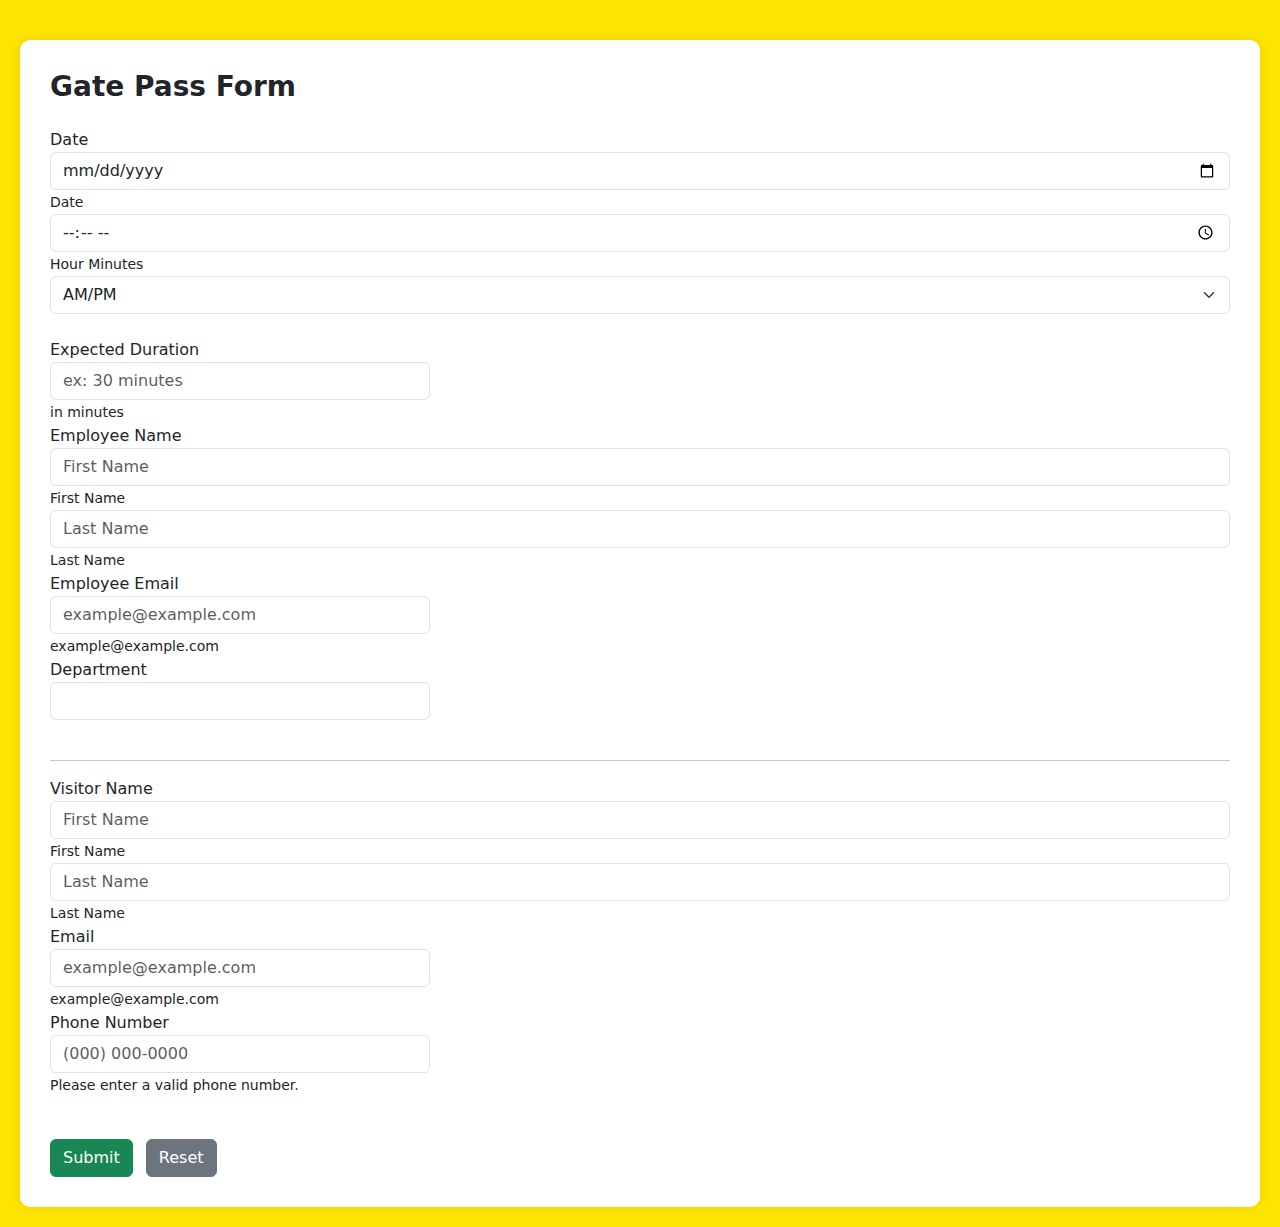
<file: index.html>
<!DOCTYPE html>
<html lang="en">
<head>
  <meta charset="utf-8" />
  <meta name="viewport" content="width=device-width,initial-scale=1" />
  <title>Gate Pass Form</title>
  <link href="https://cdn.jsdelivr.net/npm/bootstrap@5.3.2/dist/css/bootstrap.min.css" rel="stylesheet">
  <link rel="stylesheet" href="demo.css">
  
</head>
<body>

  <div class="form-container">
    <h3 class="fw-bold mb-4">Gate Pass Form</h3>
    <form id="gatePassForm">

      <div class="row-item">
        <label for="date">Date</label>
        <div class="input-group-flex">
          <div class="control-with-hint">
            <input type="date" id="date" class="form-control" />
            <small>Date</small>
          </div>
          <div class="control-with-hint">
            <input type="time" id="time" class="form-control time-control" />
            <small>Hour Minutes</small>
          </div>
          <div class="control-with-hint">
            <select id="ampm" class="form-select time-control">
              <option value="">AM/PM</option>
              <option>AM</option>
              <option>PM</option>
            </select>
            <small>&nbsp;</small>
          </div>
        </div>
      </div>

      <div class="row-item">
        <label for="duration">Expected Duration</label>
        <div class="input-group-flex">
          <div class="control-with-hint" style="max-width:380px;">
            <input type="text" id="duration" class="form-control" placeholder="ex: 30 minutes" />
            <small>in minutes</small>
          </div>
        </div>
      </div>

      <div class="row-item">
        <label for="empFirst">Employee Name</label>
        <div class="input-group-flex">
          <div class="control-with-hint">
            <input type="text" id="empFirst" class="form-control" placeholder="First Name" />
            <small>First Name</small>
          </div>
          <div class="control-with-hint">
            <input type="text" id="empLast" class="form-control" placeholder="Last Name" />
            <small>Last Name</small>
          </div>
        </div>
      </div>

      <div class="row-item">
        <label for="empEmail">Employee Email</label>
        <div class="input-group-flex">
          <div class="control-with-hint" style="max-width:380px;">
            <input type="email" id="empEmail" class="form-control" placeholder="example@example.com" />
            <small>example@example.com</small>
          </div>
        </div>
      </div>

      <div class="row-item">
        <label for="department">Department</label>
        <div class="input-group-flex">
          <div class="control-with-hint" style="max-width:380px;">
            <input type="text" id="department" class="form-control" />
            <small>&nbsp;</small>
          </div>
        </div>
      </div>

      <hr>

      <div class="row-item">
        <label for="visitorFirst">Visitor Name</label>
        <div class="input-group-flex">
          <div class="control-with-hint">
            <input type="text" id="visitorFirst" class="form-control" placeholder="First Name" />
            <small>First Name</small>
          </div>
          <div class="control-with-hint">
            <input type="text" id="visitorLast" class="form-control" placeholder="Last Name" />
            <small>Last Name</small>
          </div>
        </div>
      </div>

      <div class="row-item">
        <label for="visitorEmail">Email</label>
        <div class="input-group-flex">
          <div class="control-with-hint" style="max-width:380px;">
            <input type="email" id="visitorEmail" class="form-control" placeholder="example@example.com" />
            <small>example@example.com</small>
          </div>
        </div>
      </div>

      <div class="row-item">
        <label for="phone">Phone Number</label>
        <div class="input-group-flex">
          <div class="control-with-hint" style="max-width:380px;">
            <input type="tel" id="phone" class="form-control" placeholder="(000) 000-0000" />
            <small>Please enter a valid phone number.</small>
          </div>
        </div>
      </div>

      <div class="row-item" style="margin-top:18px;">
        <label>&nbsp;</label>
        <div>
          <button type="submit" class="btn btn-success me-2">Submit</button>
          <button type="reset" class="btn btn-secondary">Reset</button>
        </div>
      </div>

      <p id="successMsg" class="text-success mt-3" style="display:none;">Form submitted successfully!</p>
    </form>
  </div>

  <script>
    let form = document.getElementById("gatePassForm");
    form.addEventListener("submit", function(e) {
      e.preventDefault();
      let date = document.getElementById("date").value.trim();
      let time = document.getElementById("time").value.trim();
      let ampm = document.getElementById("ampm").value.trim();
      let duration = document.getElementById("duration").value.trim();
      let empFirst = document.getElementById("empFirst").value.trim();
      let empEmail = document.getElementById("empEmail").value.trim();
      let dept = document.getElementById("department").value.trim();
      let visitorFirst = document.getElementById("visitorFirst").value.trim();
      let visitorEmail = document.getElementById("visitorEmail").value.trim();
      let phone = document.getElementById("phone").value.trim();
      if (!date || !time || !ampm || !duration || !empFirst || !empEmail || !dept || !visitorFirst || !visitorEmail || !phone) {
        alert("Please fill all required fields.");
      } else {
        document.getElementById("successMsg").style.display = "block";
        console.log("Gate Pass Form Submitted", { date, time, ampm, duration, empFirst, empEmail, dept, visitorFirst, visitorEmail, phone });
      }
    });
  </script>

</body>
</html>
</file>
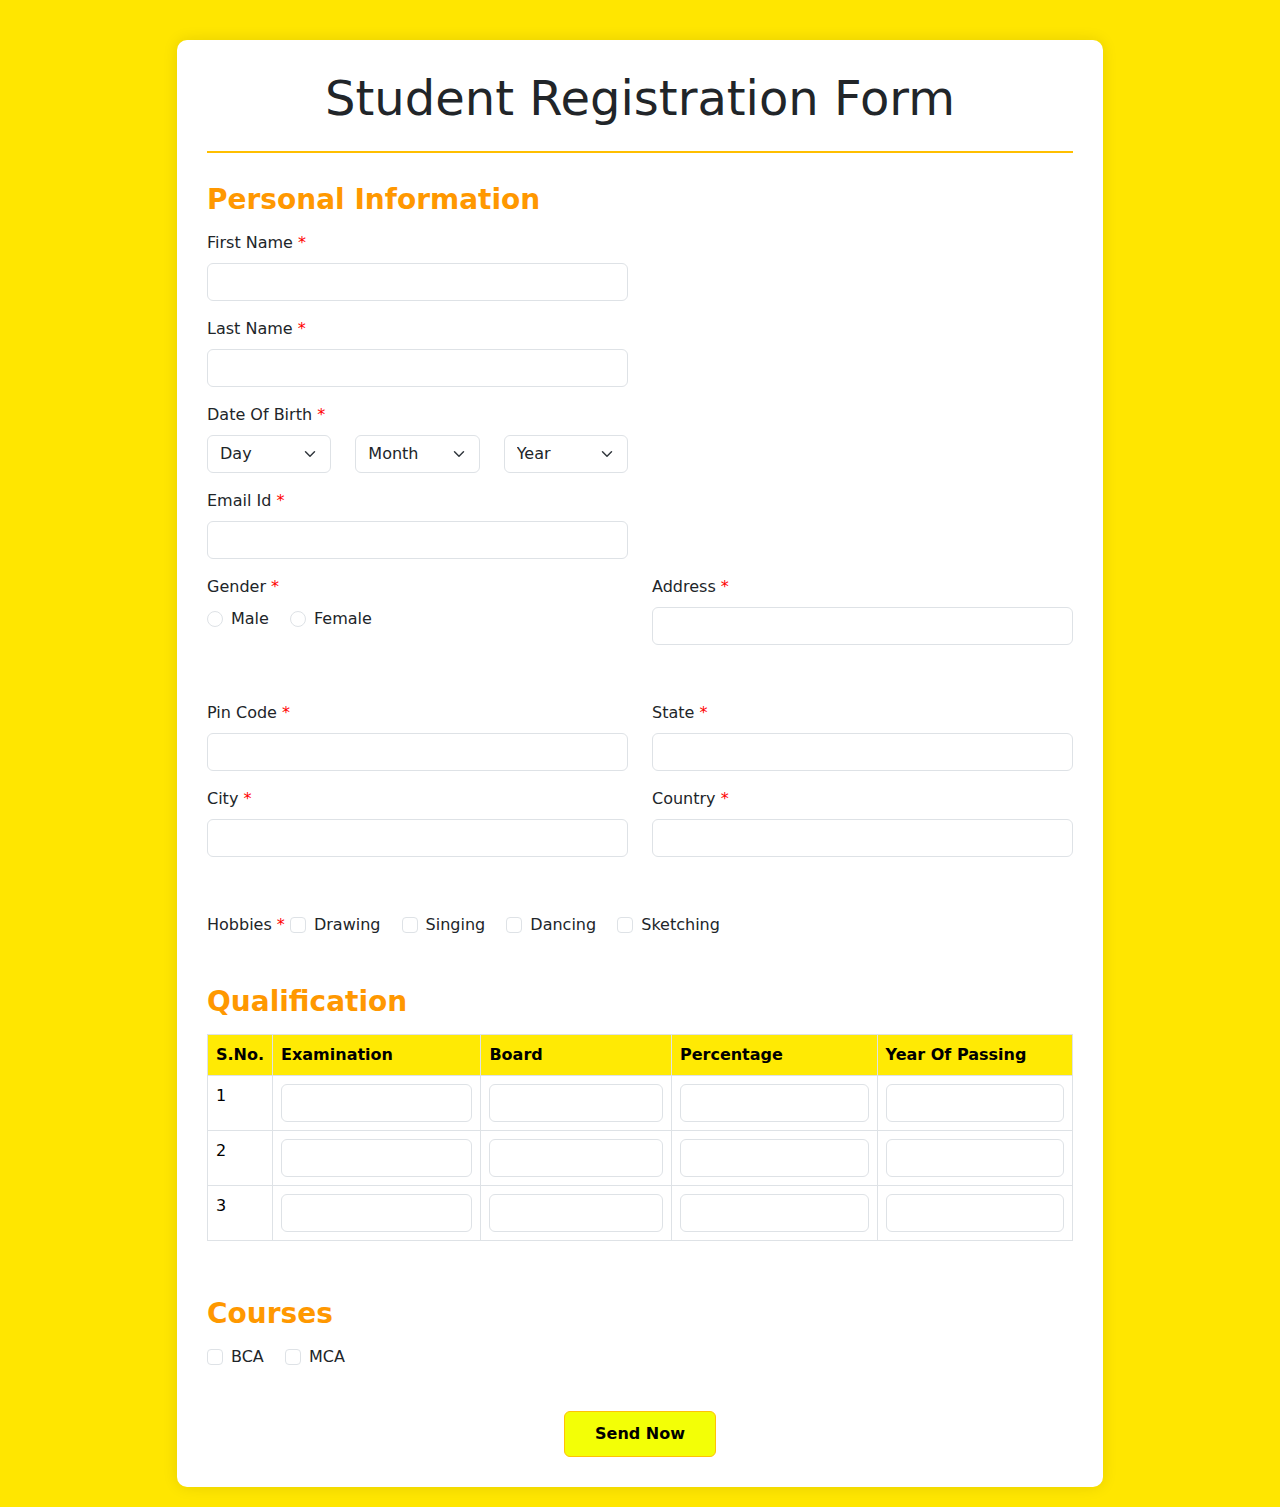
<file: demo.html>
<!DOCTYPE html>
<html lang="en">
<head>
    <meta charset="UTF-8">
    <meta name="viewport" content="width=device-width, initial-scale=1.0">
    <title>Student Registration Form</title>
    <!-- Bootstrap CSS -->
    <link href="https://cdn.jsdelivr.net/npm/bootstrap@5.3.0-alpha1/dist/css/bootstrap.min.css" rel="stylesheet">
    <link rel="stylesheet" href="demo.css">
    
</head>
<body>
    <div class="container">
        <div class="row justify-content-center">
            <div class="col-lg-10">
                <div class="form-container">
                    <div class="form-header">
                        <h1 class="display-5">Student Registration Form</h1>
                    </div>
                    
                    <form id="studentForm">
                        
                        <div class="form-section">
                            <h3 class="section-title">Personal Information</h3>
                            <div class="row">
                                <div class="col-md-6 mb-3">
                                    <label for="firstName" class="form-label required">First Name</label>
                                    <input type="text" class="form-control" id="firstName" required>
                                </div>
                            </div>
                             <div class="row">
                                <div class="col-md-6 mb-3">
                                    <label for="lastName" class="form-label required">Last Name</label>
                                    <input type="text" class="form-control" id="lastName" required>
                                </div>
                            </div>
                            
                            <div class="row">
                                <div class="col-md-6 mb-3">
                                    <label class="form-label required">Date Of Birth</label>
                                    <div class="row">
                                        <div class="col-4">
                                            <select class="form-select" id="day" required>
                                                <option value="">Day</option>
                                              
                                            </select>
                                        </div>
                                        <div class="col-4">
                                            <select class="form-select" id="month" required>
                                                <option value="">Month</option>
                                             
                                            </select>
                                        </div>
                                        <div class="col-4">
                                            <select class="form-select" id="year" required>
                                                <option value="">Year</option>
                                              
                                            </select>
                                        </div>
                                    </div>
                                </div>
                                
                            </div>
                            <div class="row"><div class="col-md-6 mb-3">
                                    <label for="email" class="form-label required">Email Id</label>
                                    <input type="email" class="form-control" id="email" required>
                                </div>  
                            </div>
                            <div class="row">
                                <div class="col-md-6 mb-3">
                                    <label class="form-label required">Gender</label>
                                    <div>
                                        <div class="form-check form-check-inline">
                                            <input class="form-check-input" type="radio" name="gender" id="male" value="male" required>
                                            <label class="form-check-label" for="male">Male</label>
                                        </div>
                                        <div class="form-check form-check-inline">
                                            <input class="form-check-input" type="radio" name="gender" id="female" value="female">
                                            <label class="form-check-label" for="female">Female</label>
                                        </div>
                                    </div>
                                </div>
                                <div class="col-md-6 mb-3">
                                    <label for="address" class="form-label required">Address</label>
                                    <input type="text" class="form-control" id="address" required>
                                </div>
                            </div>
                        </div>
                        
                       
                        <div class="form-section">
                            <div class="row">
                                <div class="col-md-6 mb-3">
                                    <label for="pincode" class="form-label required">Pin Code</label>
                                    <input type="text" class="form-control" id="pincode" required>
                                </div>
                                <div class="col-md-6 mb-3">
                                    <label for="state" class="form-label required">State</label>
                                    <input type="text" class="form-control" id="state" required>
                                </div>
                            </div>
                            
                            <div class="row">
                                <div class="col-md-6 mb-3">
                                    <label for="city" class="form-label required">City</label>
                                    <input type="text" class="form-control" id="city" required>
                                </div>
                                <div class="col-md-6 mb-3">
                                    <label for="country" class="form-label required">Country</label>
                                    <input type="text" class="form-control" id="country" required>
                                </div>
                            </div>
                        </div>
                        
                        
                        <div class="form-section">
                            <div class="row">
                                <div class="col-md-12">
                                     <label for="Hobbies" class="form-label required">Hobbies</label>
                                    <div class="form-check form-check-inline">
                                        <input class="form-check-input" type="checkbox" id="drawing" value="drawing">
                                        <label class="form-check-label" for="drawing">Drawing</label>
                                    </div>
                                    <div class="form-check form-check-inline">
                                        <input class="form-check-input" type="checkbox" id="singing" value="singing">
                                        <label class="form-check-label" for="singing">Singing</label>
                                    </div>
                                    <div class="form-check form-check-inline">
                                        <input class="form-check-input" type="checkbox" id="dancing" value="dancing">
                                        <label class="form-check-label" for="dancing">Dancing</label>
                                    </div>
                                    <div class="form-check form-check-inline">
                                        <input class="form-check-input" type="checkbox" id="sketching" value="sketching">
                                        <label class="form-check-label" for="sketching">Sketching</label>
                                    </div>
                                </div>
                            </div>
                        </div>
                        
                        
                        <div class="form-section">
                            <h3 class="section-title">Qualification</h3>
                            <div class="table-responsive">
                                <table class="table table-bordered">
                                    <thead>
                                        <tr>
                                            <th>S.No.</th>
                                            <th>Examination</th>
                                            <th>Board</th>
                                            <th>Percentage</th>
                                            <th>Year Of Passing</th>
                                        </tr>
                                    </thead>
                                    <tbody>
                                        <tr>
                                            <td>1</td>
                                            <td><input type="text" class="form-control" name="exam1" required></td>
                                            <td><input type="text" class="form-control" name="board1" required></td>
                                            <td><input type="text" class="form-control" name="percentage1" required></td>
                                            <td><input type="text" class="form-control" name="year1" required></td>
                                        </tr>
                                        <tr>
                                            <td>2</td>
                                            <td><input type="text" class="form-control" name="exam2" required></td>
                                            <td><input type="text" class="form-control" name="board2" required></td>
                                            <td><input type="text" class="form-control" name="percentage2" required></td>
                                            <td><input type="text" class="form-control" name="year2" required></td>
                                        </tr>
                                        <tr>
                                            <td>3</td>
                                            <td><input type="text" class="form-control" name="exam3" required></td>
                                            <td><input type="text" class="form-control" name="board3" required></td>
                                            <td><input type="text" class="form-control" name="percentage3" required></td>
                                            <td><input type="text" class="form-control" name="year3" required></td>
                                        </tr>
                                    </tbody>
                                </table>
                            </div>
                        </div>
                        
                        
                        <div class="form-section">
                            <h3 class="section-title">Courses</h3>
                            <div class="row">
                                <div class="col-md-12">
                                    <div class="form-check form-check-inline">
                                        <input class="form-check-input" type="checkbox" id="bca" value="bca">
                                        <label class="form-check-label" for="bca">BCA</label>
                                    </div>
                                    <div class="form-check form-check-inline">
                                        <input class="form-check-input" type="checkbox" id="mca" value="mca">
                                        <label class="form-check-label" for="mca">MCA</label>
                                    </div>
                                </div>
                            </div>
                        </div>
                        
                        
                        <div class="text-center mt-4">
                            <button type="submit" class="btn submit-btn">Send Now</button>
                        </div>
                    </form>
                </div>
            </div>
        </div>
    </div>

    
    <script src="https://cdn.jsdelivr.net/npm/@popperjs/core@2.11.6/dist/umd/popper.min.js"></script>
    <script src="https://cdn.jsdelivr.net/npm/bootstrap@5.3.0-alpha1/dist/js/bootstrap.min.js"></script>
    
    
</body>
</html>
</file>
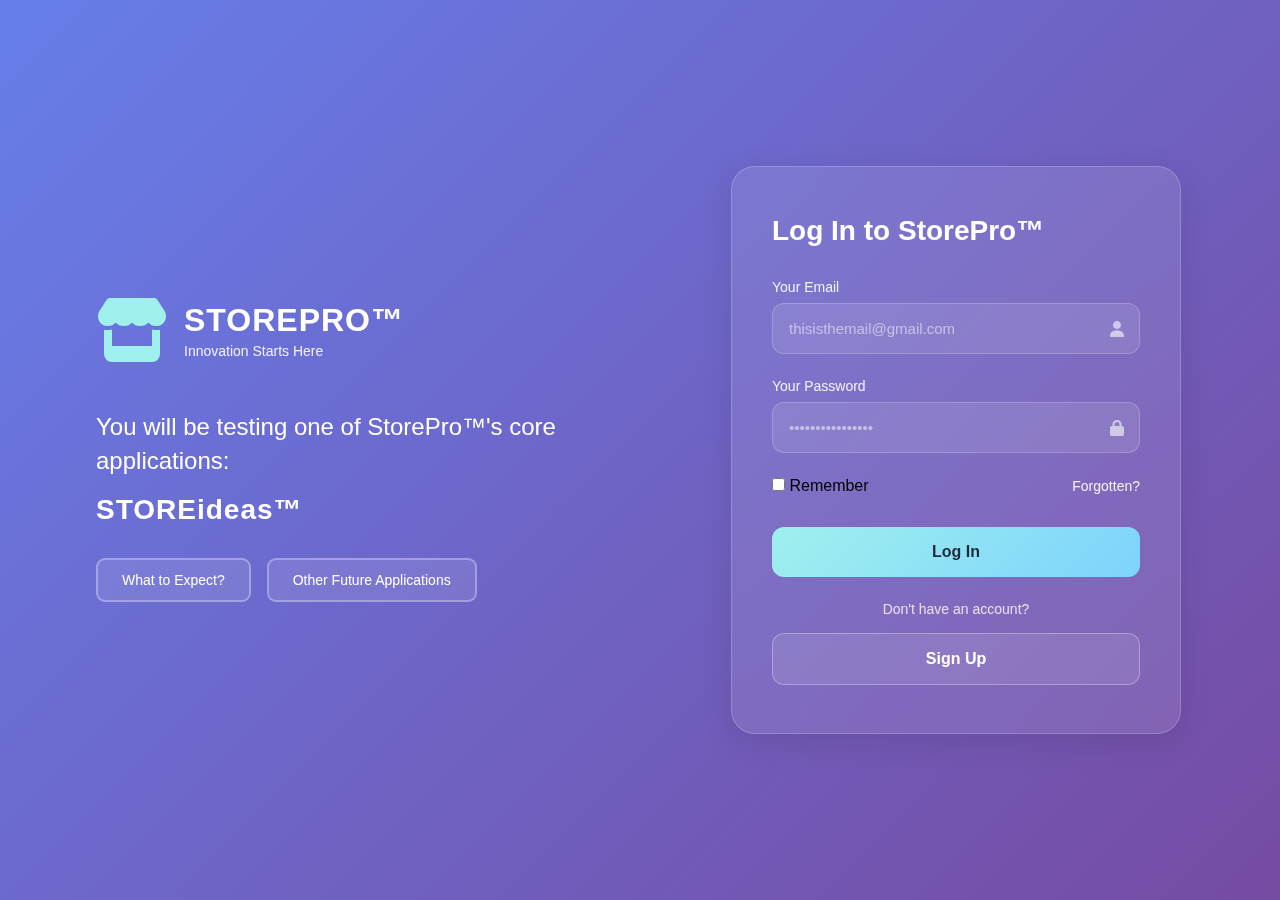
<file: login.html>
<!DOCTYPE html>
<html lang="en">
<head>
    <meta charset="UTF-8">
    <meta name="viewport" content="width=device-width, initial-scale=1.0">
    <title>Log In to StorePro™</title>
    <link rel="stylesheet" href="login.css">
    <link rel="stylesheet" href="https://cdnjs.cloudflare.com/ajax/libs/font-awesome/6.0.0-beta3/css/all.min.css">
</head>
<body>
    <!-- Background Shapes -->
    <div class="background-shapes">
        <div class="shape shape-1"></div>
        <div class="shape shape-2"></div>
        <div class="shape shape-3"></div>
    </div>

    <!-- Main Container -->
    <div class="container">
        <!-- Left Section -->
        <div class="left-section">
            <div class="logo">
                <i class="fas fa-store"></i>
                <div class="logo-text">
                    <h1>STOREPRO™</h1>
                    <p>Innovation Starts Here</p>
                </div>
            </div>

            <div class="info-text">
                <h2>You will be testing one of StorePro™'s core applications:</h2>
                <h3>STOREideas™</h3>
            </div>

            <div class="action-buttons">
                <button class="btn-outline">What to Expect?</button>
                <button class="btn-outline">Other Future Applications</button>
            </div>
        </div>

        <!-- Right Section - Login Form -->
        <div class="right-section">
            <div class="login-card">
                <h2 class="login-title">Log In to StorePro™</h2>

                <form id="loginForm">
                    <div class="form-group">
                        <label for="email">Your Email</label>
                        <div class="input-wrapper">
                            <input type="email" id="email" placeholder="thisisthemail@gmail.com" required>
                            <i class="fas fa-user input-icon"></i>
                        </div>
                    </div>

                    <div class="form-group">
                        <label for="password">Your Password</label>
                        <div class="input-wrapper">
                            <input type="password" id="password" placeholder="••••••••••••••••" required>
                            <i class="fas fa-lock input-icon"></i>
                        </div>
                    </div>

                    <div class="form-options">
                        <div class="remember-me">
                            <input type="checkbox" id="remember">
                            <label for="remember">Remember</label>
                        </div>
                        <a href="#" class="forgot-link">Forgotten?</a>
                    </div>

                   <a href="./index.html" class="forgot-link"><button type="submit" class="btn-login">Log In</button></a>

                    <div class="signup-section">
                        <p>Don't have an account?</p>
                        <button type="button" class="btn-signup">Sign Up</button>
                    </div>
                </form>
            </div>
        </div>
    </div>

</body>
</html>
</file>
<file: demo.css>
body {
            background-color: #ffe600; /* Light yellow background */
            padding: 20px;
        }
        .form-container {
            background-color: white;
            border-radius: 10px;
            box-shadow: 0 0 15px rgba(0, 0, 0, 0.1);
            padding: 30px;
            margin-top: 20px;
        }
        .form-header {
            text-align: center;
            margin-bottom: 30px;
            border-bottom: 2px solid #ffbf00;
            padding-bottom: 15px;
        }
        .form-section {
            margin-bottom: 25px;
            padding-bottom: 15px;
          
        }
        .section-title {
            color: #ff9800;
            margin-bottom: 15px;
            font-weight: bold;
        }
        .required:after {
            content: " *";
            color: red;
        }
        .table th {
            background-color: #ffea04;
        }
        .submit-btn {
            background-color: #f3ff06;
            border-color: #ffc107;
            color: #000;
            font-weight: bold;
            padding: 10px 30px;
        }
        .submit-btn:hover {
            background-color: #e5ff00;
            border-color: #fffb00;
        }
</file>
<file: login.css>
/* Reset and Base Styles */
* {
    margin: 0;
    padding: 0;
    box-sizing: border-box;
}

body {
    font-family: 'Segoe UI', Tahoma, Geneva, Verdana, sans-serif;
    background: linear-gradient(135deg, #667eea 0%, #764ba2 100%);
    min-height: 100vh;
    display: flex;
    align-items: center;
    justify-content: center;
    overflow: hidden;
    position: relative;
}

/* Background Shapes */
.background-shapes {
    position: fixed;
    top: 0;
    left: 0;
    width: 100%;
    height: 100%;
    z-index: 0;
    overflow: hidden;
}

/* .shape {
    position: absolute;
    border-radius: 50%;
    filter: blur(60px);
    opacity: 0.6;
    animation: float 20s infinite ease-in-out;
}

.shape-1 {
    width: 400px;
    height: 400px;
    background: linear-gradient(135deg, #667eea 0%, #764ba2 100%);
    top: -100px;
    left: -100px;
    animation-delay: 0s;
}

.shape-2 {
    width: 500px;
    height: 500px;
    background: linear-gradient(135deg, #4facfe 0%, #00f2fe 100%);
    top: 50%;
    left: -150px;
    transform: translateY(-50%);
    animation-delay: 5s;
}

.shape-3 {
    width: 350px;
    height: 350px;
    background: linear-gradient(135deg, #43e97b 0%, #38f9d7 100%);
    bottom: -100px;
    left: -100px;
    animation-delay: 10s;
} */

@keyframes float {
    0%, 100% {
        transform: translate(0, 0) scale(1);
    }
    33% {
        transform: translate(50px, -50px) scale(1.1);
    }
    66% {
        transform: translate(-30px, 30px) scale(0.9);
    }
}

/* Main Container */
.container {
    display: flex;
    width: 90%;
    max-width: 1200px;
    height: 600px;
    position: relative;
    z-index: 1;
    gap: 48px;
}

/* Left Section */
.left-section {
    flex: 1;
    display: flex;
    flex-direction: column;
    justify-content: center;
    color: white;
    padding: 32px;
}

.logo {
    display: flex;
    align-items: center;
    gap: 16px;
    margin-bottom: 48px;
}

.logo i {
    font-size: 64px;
    color: #a0f0ed;
}

.logo-text h1 {
    font-size: 32px;
    font-weight: 700;
    letter-spacing: 1px;
    margin-bottom: 4px;
}

.logo-text p {
    font-size: 14px;
    opacity: 0.9;
    font-weight: 300;
}

.info-text {
    margin-bottom: 32px;
}

.info-text h2 {
    font-size: 24px;
    font-weight: 400;
    line-height: 1.4;
    margin-bottom: 16px;
}

.info-text h3 {
    font-size: 28px;
    font-weight: 700;
    letter-spacing: 1px;
}

.action-buttons {
    display: flex;
    gap: 16px;
    flex-wrap: wrap;
}

.btn-outline {
    padding: 12px 24px;
    border: 2px solid rgba(255, 255, 255, 0.3);
    background: rgba(255, 255, 255, 0.1);
    backdrop-filter: blur(10px);
    color: white;
    border-radius: 9px;
    font-size: 14px;
    cursor: pointer;
    transition: all 0.3s ease;
}

.btn-outline:hover {
    background: rgba(255, 255, 255, 0.2);
    border-color: rgba(255, 255, 255, 0.5);
    transform: translateY(-2px);
}

/* Right Section - Login section */
.right-section {
    flex: 1;
    display: flex;
    align-items: center;
    justify-content: center;
}

.login-card {
    background: rgba(255, 255, 255, 0.1);
    backdrop-filter: blur(20px);
    border: 1px solid rgba(255, 255, 255, 0.2);
    border-radius: 24px;
    padding: 48px 40px;
    width: 100%;
    max-width: 450px;
    box-shadow: 0 8px 32px rgba(0, 0, 0, 0.1);
}

.login-title {
    color: white;
    font-size: 28px;
    font-weight: 600;
    margin-bottom: 32px;
    text-align: left;
}

/* Form Styles */
.form-group {
    margin-bottom: 24px;
}

.form-group label {
    display: block;
    color: rgba(255, 255, 255, 0.9);
    font-size: 14px;
    margin-bottom: 8px;
    font-weight: 500;
}

.input-wrapper {
    position: relative;
}

.input-wrapper input {
    width: 100%;
    padding: 16px 48px 16px 16px;
    background: rgba(255, 255, 255, 0.1);
    border: 1px solid rgba(255, 255, 255, 0.2);
    border-radius: 12px;
    color: white;
    font-size: 15px;
    transition: all 0.3s ease;
}

.input-wrapper input::placeholder {
    color: rgba(255, 255, 255, 0.5);
}

.input-wrapper input:focus {
    outline: none;
    background: rgba(255, 255, 255, 0.15);
    border-color: rgba(255, 255, 255, 0.4);
}

.input-icon {
    position: absolute;
    right: 16px;
    top: 50%;
    transform: translateY(-50%);
    color: rgba(255, 255, 255, 0.6);
}

/* Form Options */
.form-options {
    display: flex;
    justify-content: space-between;
    align-items: center;
    margin-bottom: 32px;
}

.forgot-link {
    color: rgba(255, 255, 255, 0.9);
    font-size: 14px;
    text-decoration: none;
    transition: color 0.3s ease;
}



/* Buttons */
.btn-login {
    width: 100%;
    padding: 16px;
    background: linear-gradient(135deg, #a0f0ed 0%, #7dd3fc 100%);
    border: none;
    border-radius: 12px;
    color: #1e293b;
    font-size: 16px;
    font-weight: 600;
    cursor: pointer;
    transition: all 0.3s ease;
    margin-bottom: 24px;
}

.btn-login:hover {
    transform: translateY(-2px);
    box-shadow: 0 8px 20px rgba(160, 240, 237, 0.3);
}

.signup-section {
    text-align: center;
}

.signup-section p {
    color: rgba(255, 255, 255, 0.8);
    font-size: 14px;
    margin-bottom: 16px;
}

.btn-signup {
    width: 100%;
    padding: 16px;
    background: rgba(255, 255, 255, 0.1);
    border: 1px solid rgba(255, 255, 255, 0.3);
    border-radius: 12px;
    color: white;
    font-size: 16px;
    font-weight: 600;
    cursor: pointer;
    transition: all 0.3s ease;
}

.btn-signup:hover {
    background: rgba(255, 255, 255, 0.2);
    border-color: rgba(255, 255, 255, 0.5);
    transform: translateY(-2px);
}

/* Responsive Design */
@media (max-width: 992px) {
    .container {
        flex-direction: column;
        height: auto;
        padding: 32px 0;
    }

    .left-section {
        text-align: center;
        align-items: center;
    }

    .logo {
        justify-content: center;
    }

    .action-buttons {
        justify-content: center;
    }

    .info-text h2 {
        font-size: 19px;
    }

    .info-text h3 {
        font-size: 24px;
    }
}
</file>
